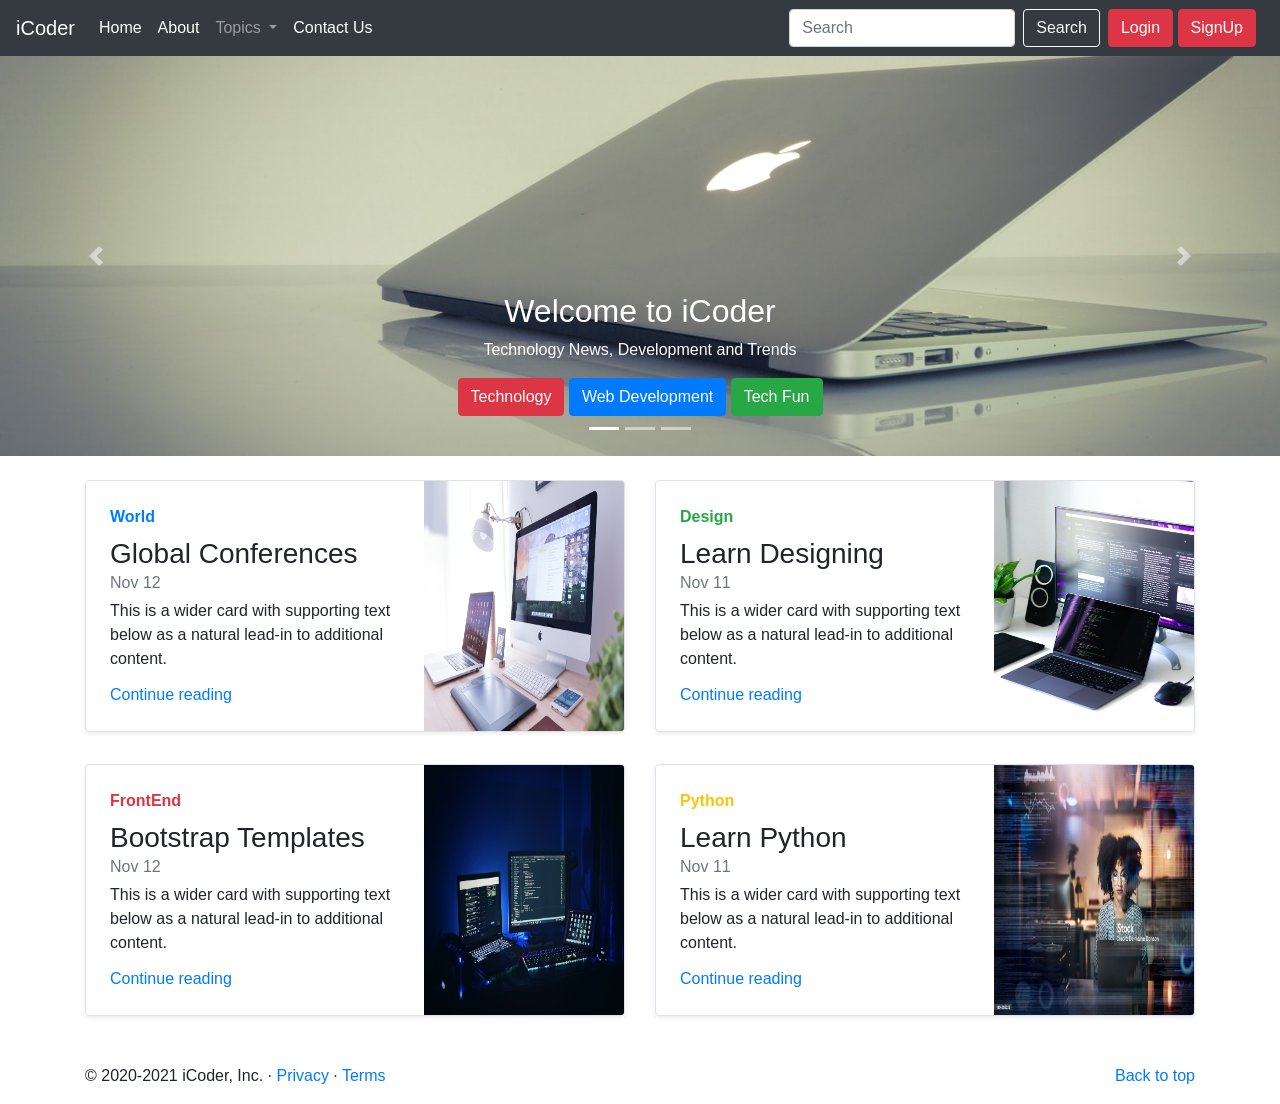
<file: index.html>
<!doctype html>
<html lang="en">

<head>
    <!-- Required meta tags -->
    <meta charset="utf-8">
    <meta name="viewport" content="width=device-width, initial-scale=1, shrink-to-fit=no">
    <meta name="description" content="Welcome to iCoder. A blog for coding enthusiasts">
    
    <!-- Bootstrap CSS -->
    <link rel="stylesheet" href="https://stackpath.bootstrapcdn.com/bootstrap/4.4.1/css/bootstrap.min.css"
        integrity="sha384-Vkoo8x4CGsO3+Hhxv8T/Q5PaXtkKtu6ug5TOeNV6gBiFeWPGFN9MuhOf23Q9Ifjh" crossorigin="anonymous">

    <title>iCoder - Heaven for Programmers</title>
</head>

<body>
    <nav class="navbar navbar-expand-lg navbar-dark bg-dark">
        <a class="navbar-brand" href="#">iCoder</a>
        <button class="navbar-toggler" type="button" data-toggle="collapse" data-target="#navbarSupportedContent"
            aria-controls="navbarSupportedContent" aria-expanded="false" aria-label="Toggle navigation">
            <span class="navbar-toggler-icon"></span>
        </button>

        <div class="collapse navbar-collapse" id="navbarSupportedContent">
            <ul class="navbar-nav mr-auto">
                <li class="nav-item active">
                    <a class="nav-link" href="index.html">Home <span class="sr-only">(current)</span></a>
                </li>
                <li class="nav-item">
                    <a class="nav-link active" href="about.html">About</a>
                </li>

                <li class="nav-item dropdown">
                    <a class="nav-link dropdown-toggle" href="#" id="navbarDropdown" role="button"
                        data-toggle="dropdown" aria-haspopup="true" aria-expanded="false">
                        Topics
                    </a>
                    <div class="dropdown-menu" aria-labelledby="navbarDropdown">
                        <a class="dropdown-item" href="#">Technology</a>
                        <a class="dropdown-item" href="#">Web Development</a>
                        <div class="dropdown-divider"></div>
                        <a class="dropdown-item" href="#">Support</a>
                        <a class="dropdown-item" href="#">Write for us</a>
                    </div>
                </li>
                <li class="nav-item">
                    <a class="nav-link active" href="contact.html">Contact Us</a>
                </li>


            </ul>
            <form class="form-inline my-2 my-lg-0">
                <input class="form-control mr-sm-2" type="search" placeholder="Search" aria-label="Search">
                <button class="btn btn-outline-light my-2 my-sm-0" type="submit">Search</button>
            </form>
            <div class="mx-2">
                <button class="btn btn-danger" data-toggle="modal" data-target="#loginModal">Login</button>
                <button class="btn btn-danger" data-toggle="modal" data-target="#signupModal">SignUp</button>
            </div>
        </div>
    </nav>

 
  
  <!-- Login Modal -->
  <div class="modal fade" id="loginModal" tabindex="-1" role="dialog" aria-labelledby="loginModalLabel" aria-hidden="true">
    <div class="modal-dialog" role="document">
      <div class="modal-content">
        <div class="modal-header">
          <h5 class="modal-title" id="exampleModalLabel">Login to iCoder</h5>
          <button type="button" class="close" data-dismiss="modal" aria-label="Close">
            <span aria-hidden="true">&times;</span>
          </button>
        </div>
        <div class="modal-body">
            <form>
                <div class="form-group">
                  <label for="exampleInputEmail1">Email address</label>
                  <input type="email" class="form-control" id="exampleInputEmail1" aria-describedby="emailHelp">
                  <small id="emailHelp" class="form-text text-muted">We'll never share your email with anyone else.</small>
                </div>
                <div class="form-group">
                  <label for="exampleInputPassword1">Password</label>
                  <input type="password" class="form-control" id="exampleInputPassword1">
                </div>
                <div class="form-group form-check">
                  <input type="checkbox" class="form-check-input" id="exampleCheck1">
                  <label class="form-check-label" for="exampleCheck1">Check me out</label>
                </div>
                <button type="submit" class="btn btn-primary">Login</button>
              </form>
        </div>
        <div class="modal-footer">
          <button type="button" class="btn btn-secondary" data-dismiss="modal">Close</button> 
        </div>
      </div>
    </div>
  </div>
 
  
  <!-- Sign Up Modal -->
  <div class="modal fade" id="signupModal" tabindex="-1" role="dialog" aria-labelledby="signupModalLabel" aria-hidden="true">
    <div class="modal-dialog" role="document">
      <div class="modal-content">
        <div class="modal-header">
          <h5 class="modal-title" id="exampleModalLabel">Get an iCoder Account</h5>
          <button type="button" class="close" data-dismiss="modal" aria-label="Close">
            <span aria-hidden="true">&times;</span>
          </button>
        </div>
        <div class="modal-body">
            <form>
                <div class="form-group">
                  <label for="exampleInputEmail1">Email address</label>
                  <input type="email" class="form-control" id="exampleInputEmail1" aria-describedby="emailHelp">
                  <small id="emailHelp" class="form-text text-muted">We'll never share your email with anyone else.</small>
                </div>
                <div class="form-group">
                  <label for="exampleInputPassword1">Password</label>
                  <input type="password" class="form-control" id="exampleInputPassword1">
                </div>
                <div class="form-group">
                  <label for="cexampleInputPassword1">Confirm Password</label>
                  <input type="password" class="form-control" id="cexampleInputPassword1">
                </div>
                 
                <button type="submit" class="btn btn-primary">Creat Account</button>
              </form>
        </div>
        <div class="modal-footer">
          <button type="button" class="btn btn-secondary" data-dismiss="modal">Close</button> 
        </div>
      </div>
    </div>
  </div>

    <div id="carouselExampleCaptions" class="carousel slide carousel-fade" data-ride="carousel">
        <ol class="carousel-indicators">
            <li data-target="#carouselExampleCaptions" data-slide-to="0" class="active"></li>
            <li data-target="#carouselExampleCaptions" data-slide-to="1"></li>
            <li data-target="#carouselExampleCaptions" data-slide-to="2"></li>
        </ol>
        <div class="carousel-inner">
            <div class="carousel-item active">
                <img src="1.jpg" class="d-block w-100" alt="...">
                <div class="carousel-caption d-none d-md-block">
                    <h2>Welcome to iCoder</h2>
                    <p>Technology News, Development and Trends</p>
                    <button class="btn btn-danger">Technology</button>
                    <button class="btn btn-primary">Web Development</button>
                    <button class="btn btn-success">Tech Fun</button>
                </div>
            </div>
            <div class="carousel-item">
                <img src="2.jpg" class="d-block w-100" alt="...">
                <div class="carousel-caption d-none d-md-block">
                    <h2>The Best Coding Blog</h2>
                    <p>Technology News, Development and Trends</p>
                    <button class="btn btn-danger">Technology</button>
                    <button class="btn btn-primary">Web Development</button>
                    <button class="btn btn-success">Tech Fun</button>
                </div>
            </div>
            <div class="carousel-item">
                <img src="3.jpg" class="d-block w-100" alt="...">
                <div class="carousel-caption d-none d-md-block">
                    <h2>Award winning Blog</h2>
                    <p>Technology News, Development and Trends</p>
                    <button class="btn btn-danger">Technology</button>
                    <button class="btn btn-primary">Web Development</button>
                    <button class="btn btn-success">Tech Fun</button>
                </div>
            </div>
        </div>
        <a class="carousel-control-prev" href="#carouselExampleCaptions" role="button" data-slide="prev">
            <span class="carousel-control-prev-icon" aria-hidden="true"></span>
            <span class="sr-only">Previous</span>
        </a>
        <a class="carousel-control-next" href="#carouselExampleCaptions" role="button" data-slide="next">
            <span class="carousel-control-next-icon" aria-hidden="true"></span>
            <span class="sr-only">Next</span>
        </a>
    </div>

    <div class="container my-4">
        <div class="row mb-2">
            <div class="col-md-6">
              <div class="row no-gutters border rounded overflow-hidden flex-md-row mb-4 shadow-sm h-md-250 position-relative">
                <div class="col p-4 d-flex flex-column position-static">
                  <strong class="d-inline-block mb-2 text-primary">World</strong>
                  <h3 class="mb-0">Global Conferences</h3>
                  <div class="mb-1 text-muted">Nov 12</div>
                  <p class="card-text mb-auto">This is a wider card with supporting text below as a natural lead-in to additional content.</p>
                  <a href="#" class="stretched-link">Continue reading</a>
                </div>
                <div class="col-auto d-none d-lg-block">
                  <img class="bd-placeholder-img" width="200" height="250" src="image1.avif" alt="">
                </div>
              </div>
            </div>
            <div class="col-md-6">
              <div class="row no-gutters border rounded overflow-hidden flex-md-row mb-4 shadow-sm h-md-250 position-relative">
                <div class="col p-4 d-flex flex-column position-static">
                  <strong class="d-inline-block mb-2 text-success">Design</strong>
                  <h3 class="mb-0">Learn Designing</h3>
                  <div class="mb-1 text-muted">Nov 11</div>
                  <p class="mb-auto">This is a wider card with supporting text below as a natural lead-in to additional content.</p>
                  <a href="#" class="stretched-link">Continue reading</a>
                </div>
                <div class="col-auto d-none d-lg-block">
                    <img class="bd-placeholder-img" width="200" height="250" src="image2.avif" alt="">

                </div>
              </div>
            </div>
          </div>
        <div class="row mb-2">
            <div class="col-md-6">
              <div class="row no-gutters border rounded overflow-hidden flex-md-row mb-4 shadow-sm h-md-250 position-relative">
                <div class="col p-4 d-flex flex-column position-static">
                  <strong class="d-inline-block mb-2 text-danger">FrontEnd</strong>
                  <h3 class="mb-0">Bootstrap Templates</h3>
                  <div class="mb-1 text-muted">Nov 12</div>
                  <p class="card-text mb-auto">This is a wider card with supporting text below as a natural lead-in to additional content.</p>
                  <a href="#" class="stretched-link">Continue reading</a>
                </div>
                <div class="col-auto d-none d-lg-block">
                  <img class="bd-placeholder-img" width="200" height="250" src="image3.avif" alt="">
                </div>
              </div>
            </div>
            <div class="col-md-6">
              <div class="row no-gutters border rounded overflow-hidden flex-md-row mb-4 shadow-sm h-md-250 position-relative">
                <div class="col p-4 d-flex flex-column position-static">
                  <strong class="d-inline-block mb-2 text-warning">Python</strong>
                  <h3 class="mb-0">Learn Python</h3>
                  <div class="mb-1 text-muted">Nov 11</div>
                  <p class="mb-auto">This is a wider card with supporting text below as a natural lead-in to additional content.</p>
                  <a href="#" class="stretched-link">Continue reading</a>
                </div>
                <div class="col-auto d-none d-lg-block">
                    <img class="bd-placeholder-img" width="200" height="250" src="image4.jpg" alt="">

                </div>
              </div>
            </div>
          </div>
    </div>
    <footer class="container">
        <p class="float-right"><a href="#">Back to top</a></p>
        <p>© 2020-2021 iCoder, Inc. · <a href="#">Privacy</a> · <a href="#">Terms</a></p>
      </footer>
    <!-- Optional JavaScript -->
    <!-- jQuery first, then Popper.js, then Bootstrap JS -->
    <script src="https://code.jquery.com/jquery-3.4.1.slim.min.js"
        integrity="sha384-J6qa4849blE2+poT4WnyKhv5vZF5SrPo0iEjwBvKU7imGFAV0wwj1yYfoRSJoZ+n"
        crossorigin="anonymous"></script>
    <script src="https://cdn.jsdelivr.net/npm/popper.js@1.16.0/dist/umd/popper.min.js"
        integrity="sha384-Q6E9RHvbIyZFJoft+2mJbHaEWldlvI9IOYy5n3zV9zzTtmI3UksdQRVvoxMfooAo"
        crossorigin="anonymous"></script>
    <script src="https://stackpath.bootstrapcdn.com/bootstrap/4.4.1/js/bootstrap.min.js"
        integrity="sha384-wfSDF2E50Y2D1uUdj0O3uMBJnjuUD4Ih7YwaYd1iqfktj0Uod8GCExl3Og8ifwB6"
        crossorigin="anonymous"></script>
</body>

</html>
</file>
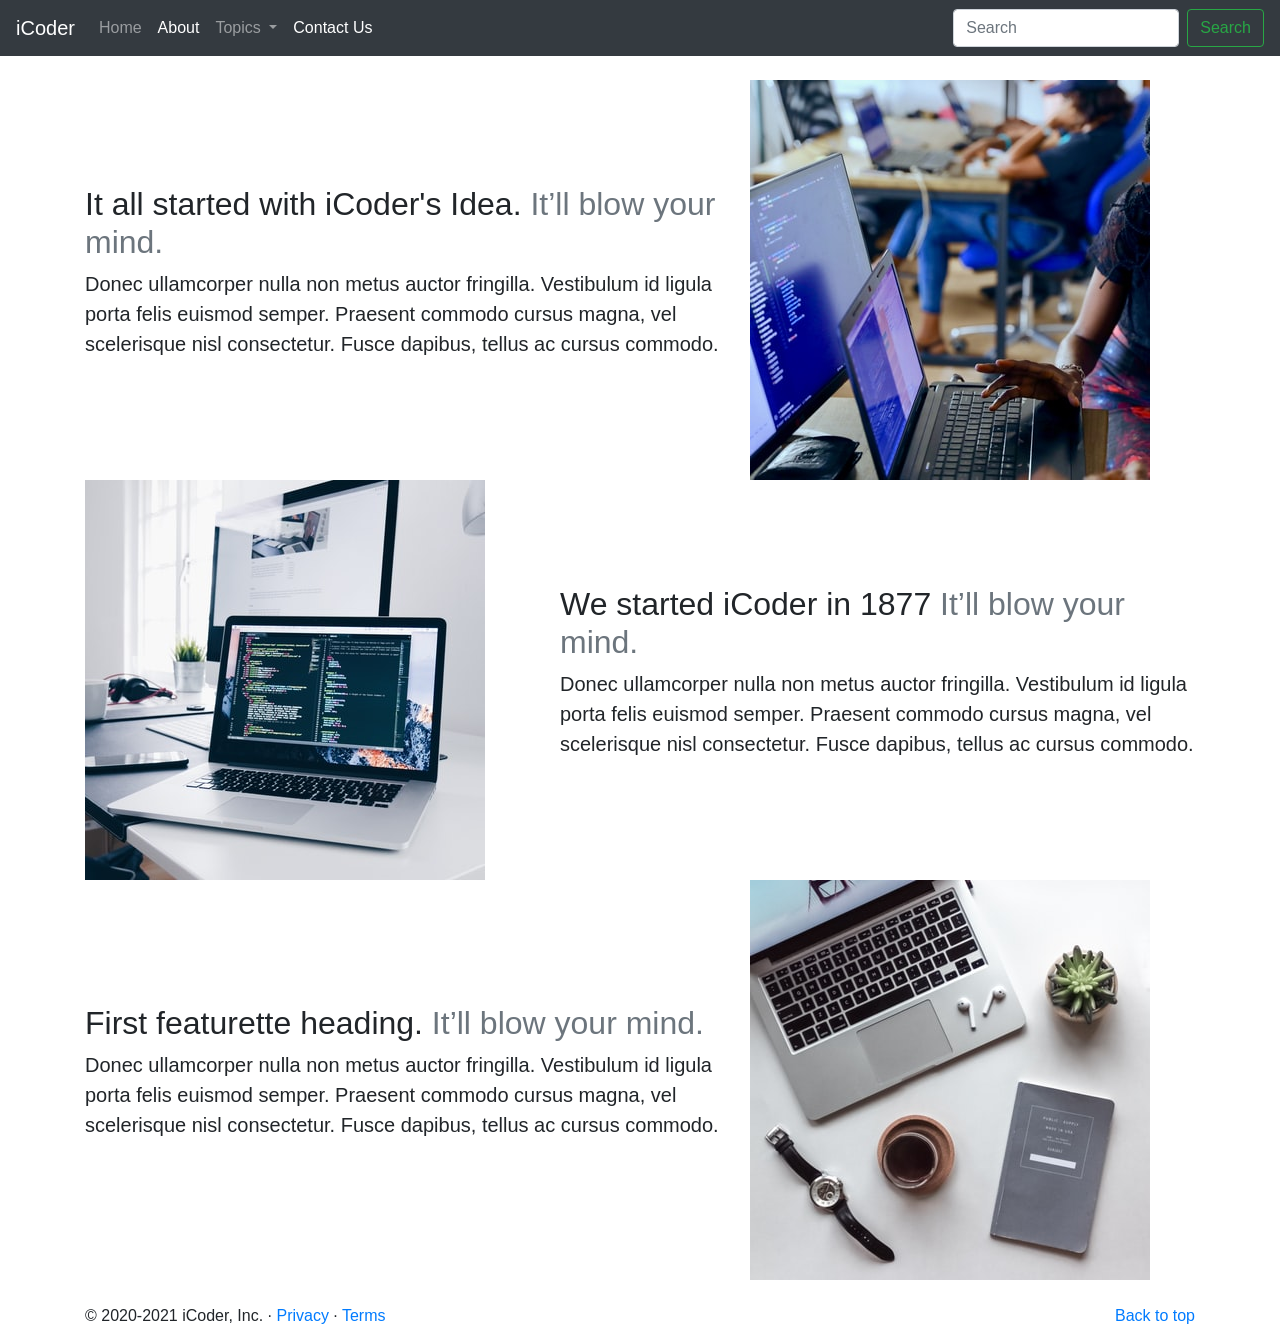
<file: about.html>
<!doctype html>
<html lang="en">

<head>
    <!-- Required meta tags -->
    <meta charset="utf-8">
    <meta name="viewport" content="width=device-width, initial-scale=1, shrink-to-fit=no">

    <!-- Bootstrap CSS -->
    <link rel="stylesheet" href="https://stackpath.bootstrapcdn.com/bootstrap/4.4.1/css/bootstrap.min.css"
        integrity="sha384-Vkoo8x4CGsO3+Hhxv8T/Q5PaXtkKtu6ug5TOeNV6gBiFeWPGFN9MuhOf23Q9Ifjh" crossorigin="anonymous">

    <title>iCoder - Heaven for Programmers</title>
</head>

<body>
    <nav class="navbar navbar-expand-lg navbar-dark bg-dark">
        <a class="navbar-brand" href="#">iCoder</a>
        <button class="navbar-toggler" type="button" data-toggle="collapse" data-target="#navbarSupportedContent"
            aria-controls="navbarSupportedContent" aria-expanded="false" aria-label="Toggle navigation">
            <span class="navbar-toggler-icon"></span>
        </button>

        <div class="collapse navbar-collapse" id="navbarSupportedContent">
            <ul class="navbar-nav mr-auto">
                <li class="nav-item">
                    <a class="nav-link" href="index.html">Home <span class="sr-only">(current)</span></a>
                </li>
                <li class="nav-item ">
                    <a class="nav-link active" href="about.html">About</a>
                </li>

                <li class="nav-item dropdown">
                    <a class="nav-link dropdown-toggle" href="#" id="navbarDropdown" role="button"
                        data-toggle="dropdown" aria-haspopup="true" aria-expanded="false">
                        Topics
                    </a>
                    <div class="dropdown-menu" aria-labelledby="navbarDropdown">
                        <a class="dropdown-item" href="#">Technology</a>
                        <a class="dropdown-item" href="#">Web Development</a>
                        <div class="dropdown-divider"></div>
                        <a class="dropdown-item" href="#">Support</a>
                        <a class="dropdown-item" href="#">Write for us</a>
                    </div>
                </li>
                <li class="nav-item">
                    <a class="nav-link active" href="contact.html">Contact Us</a>
                </li>


            </ul>
            <form class="form-inline my-2 my-lg-0">
                <input class="form-control mr-sm-2" type="search" placeholder="Search" aria-label="Search">
                <button class="btn btn-outline-success my-2 my-sm-0" type="submit">Search</button>
            </form>
        </div>
    </nav>

    <div class="container my-4">
        <div class="row featurette d-flex justify-content-center align-items-center">
            <div class="col-md-7">
                <h2 class="featurette-heading">It all started with iCoder's Idea. <span class="text-muted">It’ll blow your
                        mind.</span></h2>
                <p class="lead">Donec ullamcorper nulla non metus auctor fringilla. Vestibulum id ligula porta felis
                    euismod semper. Praesent commodo cursus magna, vel scelerisque nisl consectetur. Fusce dapibus,
                    tellus ac cursus commodo.</p>
            </div>
            <div class="col-md-5">
                <img class="img-fluid" src="about-1.jpg" alt="">
                 
            </div>
        </div>
        <div class="row featurette d-flex justify-content-center align-items-center">
            <div class="col-md-7 order-md-2">
                <h2 class="featurette-heading">We started iCoder in 1877 <span class="text-muted">It’ll blow your
                        mind.</span></h2>
                <p class="lead">Donec ullamcorper nulla non metus auctor fringilla. Vestibulum id ligula porta felis
                    euismod semper. Praesent commodo cursus magna, vel scelerisque nisl consectetur. Fusce dapibus,
                    tellus ac cursus commodo.</p>
            </div>
            <div class="col-md-5 order-md-1">
                <img class="img-fluid" src="about-2.jpg" alt="">
                 
            </div>
        </div>
        <div class="row featurette d-flex justify-content-center align-items-center">
            <div class="col-md-7">
                <h2 class="featurette-heading">First featurette heading. <span class="text-muted">It’ll blow your
                        mind.</span></h2>
                <p class="lead">Donec ullamcorper nulla non metus auctor fringilla. Vestibulum id ligula porta felis
                    euismod semper. Praesent commodo cursus magna, vel scelerisque nisl consectetur. Fusce dapibus,
                    tellus ac cursus commodo.</p>
            </div>
            <div class="col-md-5">
                <img class="img-fluid" src="about-3.jpg" alt="">
                 
            </div>
        </div>
    </div>

    <footer class="container">
        <p class="float-right"><a href="#">Back to top</a></p>
        <p>© 2020-2021 iCoder, Inc. · <a href="#">Privacy</a> · <a href="#">Terms</a></p>
      </footer>
    <!-- Optional JavaScript -->
    <!-- jQuery first, then Popper.js, then Bootstrap JS -->
    <script src="https://code.jquery.com/jquery-3.4.1.slim.min.js"
        integrity="sha384-J6qa4849blE2+poT4WnyKhv5vZF5SrPo0iEjwBvKU7imGFAV0wwj1yYfoRSJoZ+n"
        crossorigin="anonymous"></script>
    <script src="https://cdn.jsdelivr.net/npm/popper.js@1.16.0/dist/umd/popper.min.js"
        integrity="sha384-Q6E9RHvbIyZFJoft+2mJbHaEWldlvI9IOYy5n3zV9zzTtmI3UksdQRVvoxMfooAo"
        crossorigin="anonymous"></script>
    <script src="https://stackpath.bootstrapcdn.com/bootstrap/4.4.1/js/bootstrap.min.js"
        integrity="sha384-wfSDF2E50Y2D1uUdj0O3uMBJnjuUD4Ih7YwaYd1iqfktj0Uod8GCExl3Og8ifwB6"
        crossorigin="anonymous"></script>
</body>

</html>
</file>
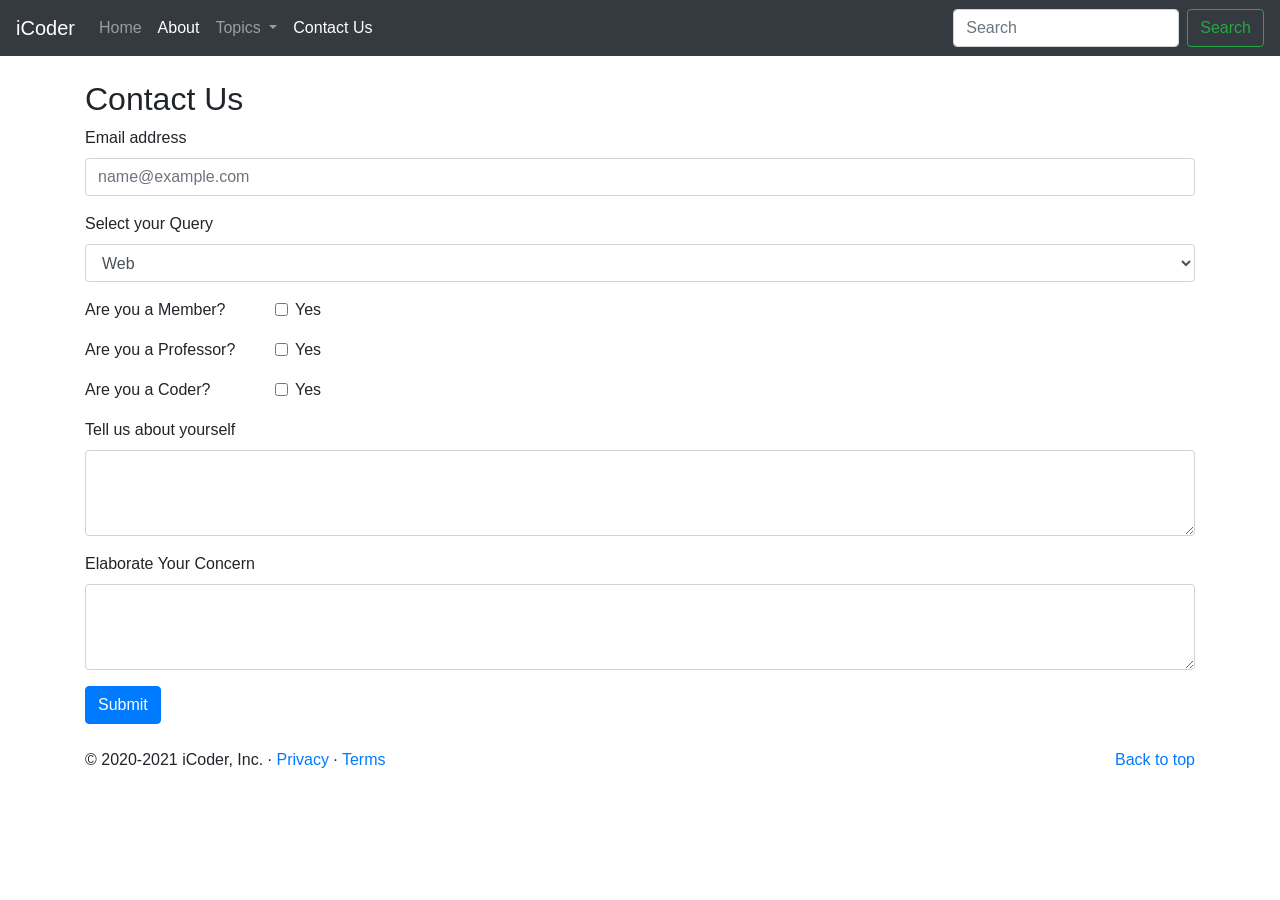
<file: contact.html>
<!doctype html>
<html lang="en">

<head>
    <!-- Required meta tags -->
    <meta charset="utf-8">
    <meta name="viewport" content="width=device-width, initial-scale=1, shrink-to-fit=no">

    <!-- Bootstrap CSS -->
    <link rel="stylesheet" href="https://stackpath.bootstrapcdn.com/bootstrap/4.4.1/css/bootstrap.min.css"
        integrity="sha384-Vkoo8x4CGsO3+Hhxv8T/Q5PaXtkKtu6ug5TOeNV6gBiFeWPGFN9MuhOf23Q9Ifjh" crossorigin="anonymous">

    <title>iCoder - Heaven for Programmers</title>
</head>

<body>
    <nav class="navbar navbar-expand-lg navbar-dark bg-dark">
        <a class="navbar-brand" href="#">iCoder</a>
        <button class="navbar-toggler" type="button" data-toggle="collapse" data-target="#navbarSupportedContent"
            aria-controls="navbarSupportedContent" aria-expanded="false" aria-label="Toggle navigation">
            <span class="navbar-toggler-icon"></span>
        </button>

        <div class="collapse navbar-collapse" id="navbarSupportedContent">
            <ul class="navbar-nav mr-auto">
                <li class="nav-item">
                    <a class="nav-link" href="index.html">Home <span class="sr-only">(current)</span></a>
                </li>
                <li class="nav-item">
                    <a class="nav-link active" href="about.html">About</a>
                </li>

                <li class="nav-item dropdown">
                    <a class="nav-link dropdown-toggle" href="#" id="navbarDropdown" role="button"
                        data-toggle="dropdown" aria-haspopup="true" aria-expanded="false">
                        Topics
                    </a>
                    <div class="dropdown-menu" aria-labelledby="navbarDropdown">
                        <a class="dropdown-item" href="#">Technology</a>
                        <a class="dropdown-item" href="#">Web Development</a>
                        <div class="dropdown-divider"></div>
                        <a class="dropdown-item" href="#">Support</a>
                        <a class="dropdown-item" href="#">Write for us</a>
                    </div>
                </li>
                <li class="nav-item ">
                    <a class="nav-link active" href="contact.html">Contact Us</a>
                </li>


            </ul>
            <form class="form-inline my-2 my-lg-0">
                <input class="form-control mr-sm-2" type="search" placeholder="Search" aria-label="Search">
                <button class="btn btn-outline-success my-2 my-sm-0" type="submit">Search</button>
            </form>
        </div>
    </nav>

    <div class="container my-4">
        <h2>Contact Us</h2>
        <form>
            <div class="form-group">
                <label for="exampleFormControlInput1">Email address</label>
                <input type="email" class="form-control" id="exampleFormControlInput1" placeholder="name@example.com">
            </div>
            <div class="form-group">
                <label for="exampleFormControlSelect1">Select your Query</label>
                <select class="form-control" id="exampleFormControlSelect1">
                    <option>Web</option>
                    <option>Tech Stack</option>
                    <option>Technology</option>
                    <option>Others</option>
                </select>
            </div>
            <div class="form-group row">
                <div class="col-sm-2">Are you a Member?</div>
                <div class="col-sm-10">
                    <div class="form-check">
                        <input class="form-check-input" type="checkbox" id="gridCheck1">
                        <label class="form-check-label" for="gridCheck1">
                            Yes
                        </label>
                    </div>
                </div>
            </div>
            <div class="form-group row">
                <div class="col-sm-2">Are you a Professor?</div>
                <div class="col-sm-10">
                    <div class="form-check">
                        <input class="form-check-input" type="checkbox" id="gridCheck2">
                        <label class="form-check-label" for="gridCheck2">
                            Yes
                        </label>
                    </div>
                </div>
            </div>
            <div class="form-group row">
                <div class="col-sm-2">Are you a Coder?</div>
                <div class="col-sm-10">
                    <div class="form-check">
                        <input class="form-check-input" type="checkbox" id="gridCheck3">
                        <label class="form-check-label" for="gridCheck3">
                            Yes
                        </label>
                    </div>
                </div>
            </div>

            <div class="form-group">
                <label for="exampleFormControlTextarea1">Tell us about yourself</label>
                <textarea class="form-control" id="exampleFormControlTextarea1" rows="3"></textarea>
            </div>
            <div class="form-group">
                <label for="exampleFormControlTextarea2">Elaborate Your Concern</label>
                <textarea class="form-control" id="exampleFormControlTextarea2" rows="3"></textarea>
            </div>
            <button class="btn btn-primary">Submit</button>
        </form>

    </div>

    <footer class="container">
        <p class="float-right"><a href="#">Back to top</a></p>
        <p>© 2020-2021 iCoder, Inc. · <a href="#">Privacy</a> · <a href="#">Terms</a></p>
    </footer>
    <!-- Optional JavaScript -->
    <!-- jQuery first, then Popper.js, then Bootstrap JS -->
    <script src="https://code.jquery.com/jquery-3.4.1.slim.min.js"
        integrity="sha384-J6qa4849blE2+poT4WnyKhv5vZF5SrPo0iEjwBvKU7imGFAV0wwj1yYfoRSJoZ+n"
        crossorigin="anonymous"></script>
    <script src="https://cdn.jsdelivr.net/npm/popper.js@1.16.0/dist/umd/popper.min.js"
        integrity="sha384-Q6E9RHvbIyZFJoft+2mJbHaEWldlvI9IOYy5n3zV9zzTtmI3UksdQRVvoxMfooAo"
        crossorigin="anonymous"></script>
    <script src="https://stackpath.bootstrapcdn.com/bootstrap/4.4.1/js/bootstrap.min.js"
        integrity="sha384-wfSDF2E50Y2D1uUdj0O3uMBJnjuUD4Ih7YwaYd1iqfktj0Uod8GCExl3Og8ifwB6"
        crossorigin="anonymous"></script>
</body>

</html>
</file>
